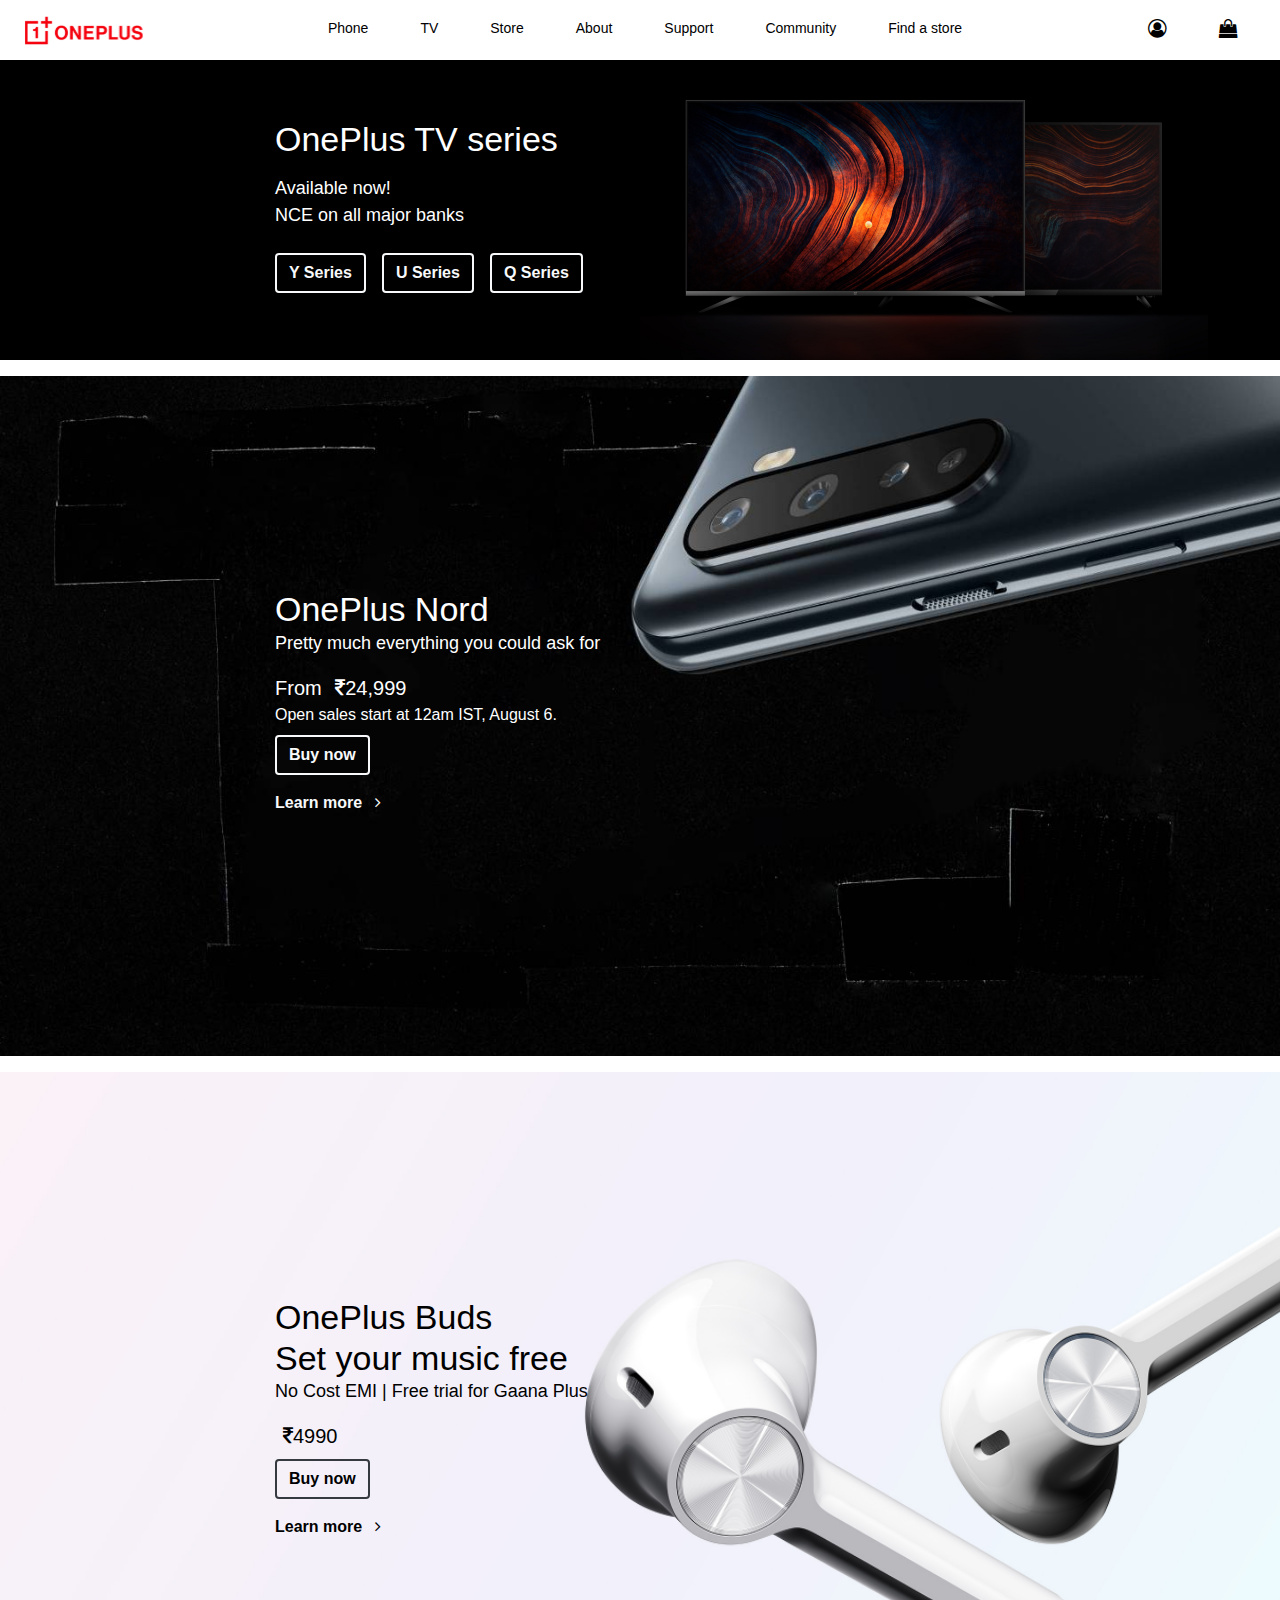
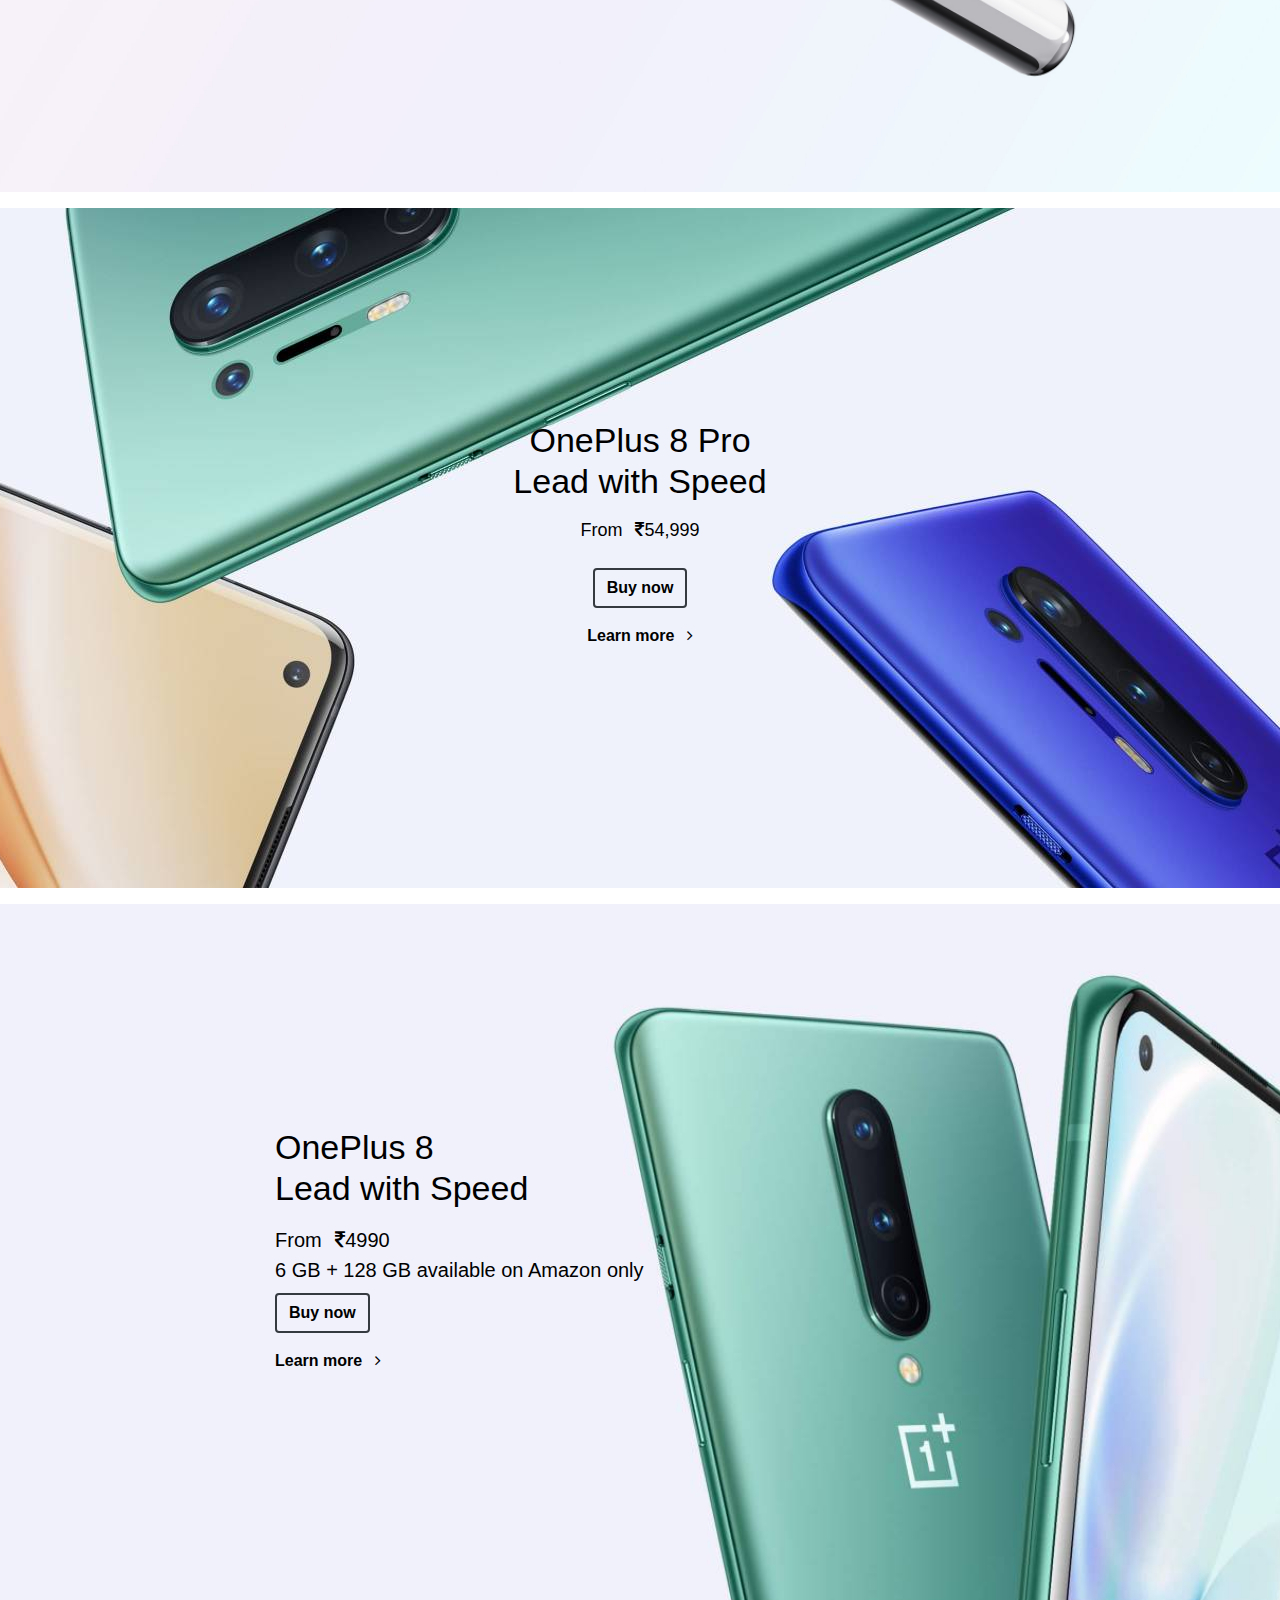
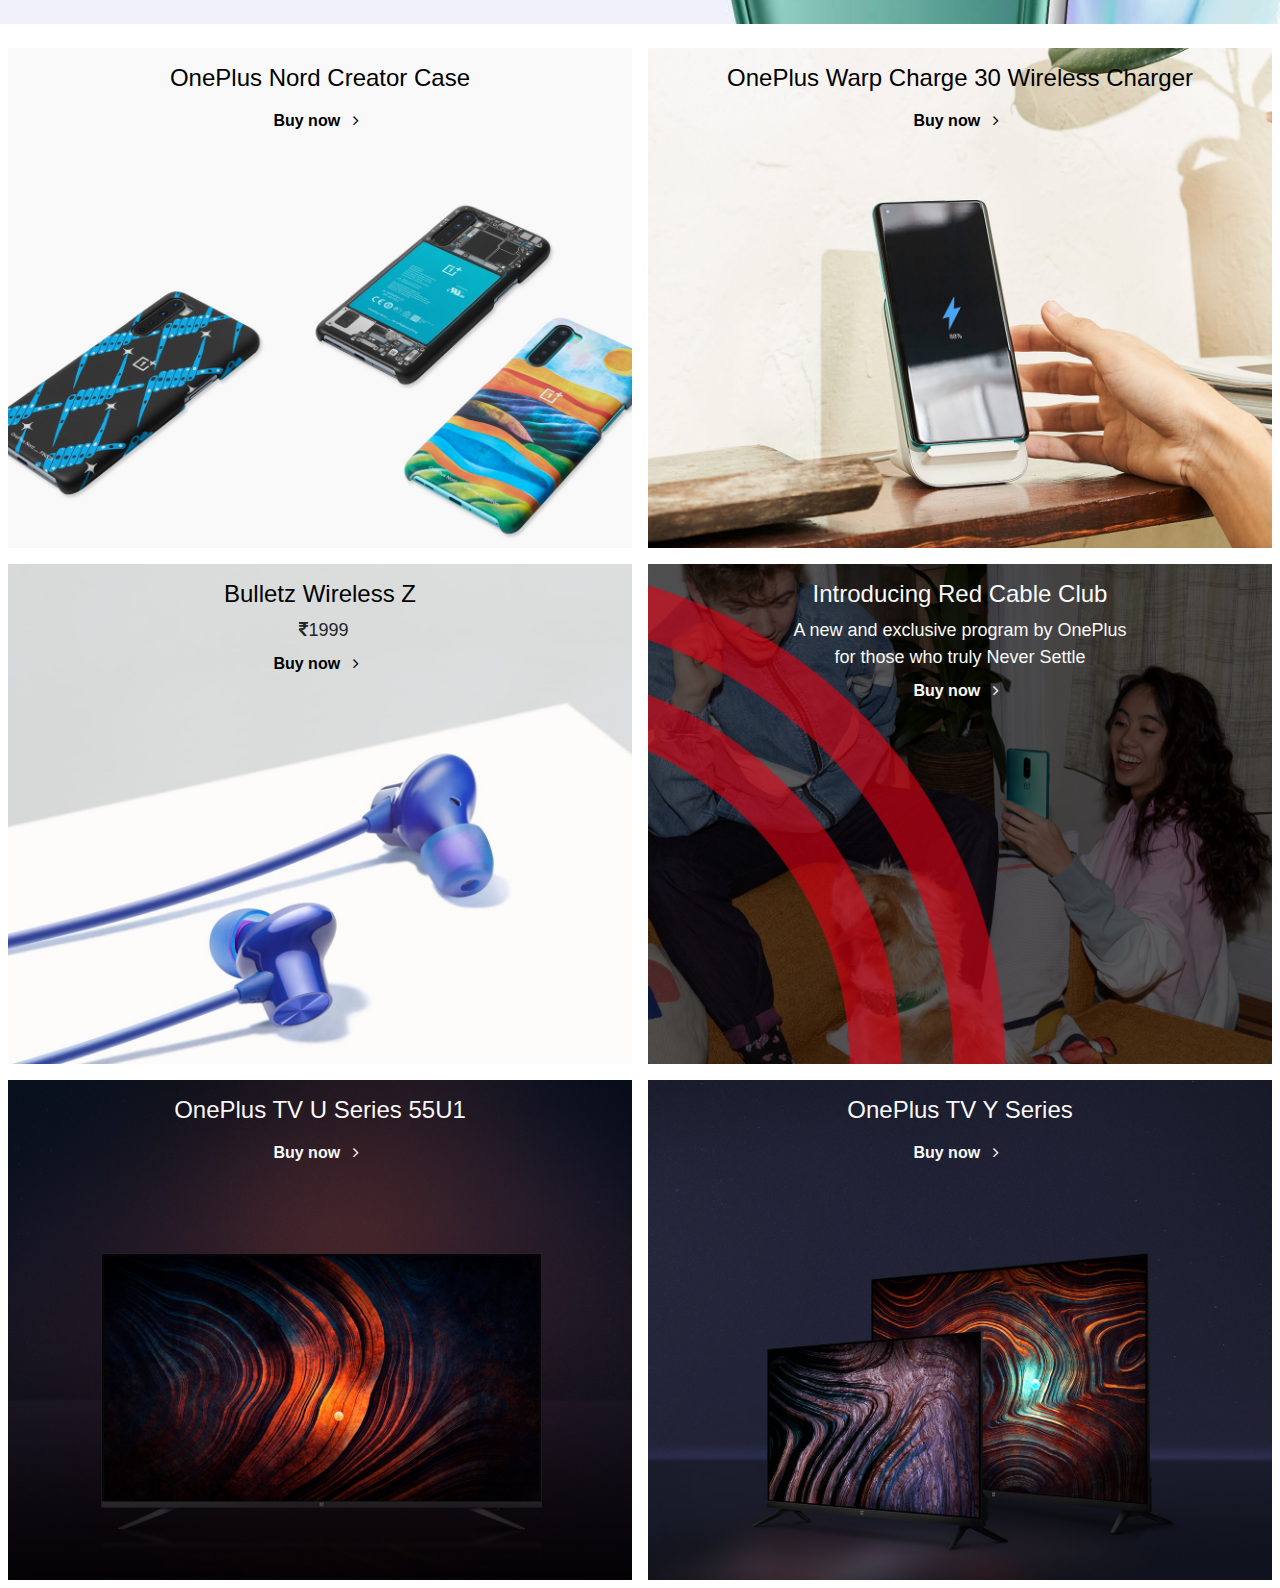
<file: index.html>
<!DOCTYPE html>
<html lang="en">

<head>
  <meta charset="UTF-8">
  <meta name="viewport" content="width=device-width, initial-scale=1.0">
  <title>Never Settle - OnePlus (India)</title>

  <!-- Bootstrap CSS -->
  <link rel="stylesheet" href="https://maxcdn.bootstrapcdn.com/bootstrap/4.0.0/css/bootstrap.min.css"
    integrity="sha384-Gn5384xqQ1aoWXA+058RXPxPg6fy4IWvTNh0E263XmFcJlSAwiGgFAW/dAiS6JXm" crossorigin="anonymous">

  <!-- Font Awesome Icons -->
  <link rel="stylesheet" href="https://cdnjs.cloudflare.com/ajax/libs/font-awesome/4.7.0/css/font-awesome.min.css">

  <!-- Custom CSS -->
  <link rel="stylesheet" href="./css/style.css">
</head>

<body>

  <!-- Navbar -->
  <header>
    <nav class="navbar navbar-expand-lg bg-white py-0">
      <a class="navbar-brand" href="#"><img src="./img/one_plus_logo.svg" alt="OnePlus Logo" width="136px"
          height="31px"></a>
      <button class="navbar-toggler" type="button" data-toggle="collapse" data-target="#navbarNavDropdown"
        aria-controls="navbarNavDropdown" aria-expanded="false" aria-label="Toggle navigation">
        <!-- <span class="navbar-toggler-icon"></span> -->
        <span><i class="fa fa-bars"></i></span>
      </button>
      <div class="collapse navbar-collapse" id="navbarNavDropdown">
        <ul class="navbar-nav mx-auto">
          <li class="nav-item mx-2">
            <a class="nav-link" href="#">Phone</a>
          </li>
          <li class="nav-item mx-2">
            <a class="nav-link" href="#">TV</a>
          </li>
          <li class="nav-item mx-2">
            <a class="nav-link" href="#">Store</a>
          </li>
          <li class="nav-item mx-2">
            <a class="nav-link" href="#">About</a>
          </li>
          <li class="nav-item mx-2">
            <a class="nav-link" href="#">Support</a>
          </li>
          <li class="nav-item mx-2">
            <a class="nav-link" href="#">Community</a>
          </li>
          <li class="nav-item mx-2">
            <a class="nav-link" href="#">Find a store</a>
          </li>
        </ul>

        <ul class="navbar-nav">
          <li class="nav-item mx-1 px-1">
            <a class="nav-link" href="#"><i class="fa fa-user-circle-o fa-lg"></i></a>
          </li>
          <li class="nav-item mx-1 px-1">
            <a class="nav-link" href="#"><i class="fa fa-shopping-bag fa-lg"></i></a>
        </ul>
      </div>
    </nav>
  </header>
  <!--End of Navbar-->


  <!-- <div class="container-fluid px-0"> -->


  <!-- Section 1 -->
  <section class="section-1 d-flex align-items-center justify-content-center mb-3">
    <div class="container">
      <div class="row text-white">
        <div class="col-12 col-xl-10 offset-xl-2">
          <h1 class="mb-3">OnePlus TV series</h1>
          <p class="m-0 font-sub-heading">Available now!</p>
          <p class="m-0 font-sub-heading">NCE on all major banks</p>
          <div
            class="mt-3 d-flex flex-column flex-sm-row justify-content-center justify-content-sm-start align-items-start">
            <a href="#" class="btn btn-outline-light font-weight-bold text-light mr-3 my-2">Y Series</i></a>
            <a href="#" class="btn btn-outline-light font-weight-bold text-light mr-3 my-2">U Series</i></a>
            <a href="#" class="btn btn-outline-light font-weight-bold text-light my-2">Q Series</i></a>
          </div>
        </div>
      </div>
    </div>
  </section>
  <!-- End of Section 1 -->


  <!-- Section 2 -->
  <section class="section-2 my-3 d-flex align-items-center justify-content-center">
    <div class="container">
      <div class="row text-white">
        <div
          class="col-12 col-xl-10 offset-xl-2 d-flex flex-column justify-content-center align-items-center align-items-sm-start">
          <h1 class="mb-0">OnePlus Nord</h1>
          <p class="mb-3 font-sub-heading">Pretty much everything you could ask for</p>
          <p class="m-0 font-title">From <i class="fa fa-rupee ml-2"></i>24,999</p>
          <p class="m-0">Open sales start at 12am IST, August 6.</p>
          <a href="#" class="btn btn-outline-light font-weight-bold text-light my-2">Buy now</i></a>
          <a href="#" class="nav-link nav-link-light font-weight-bold px-0">Learn more <i
              class="fa fa-angle-right ml-2"></i></a>
        </div>
      </div>
    </div>
  </section>
  <!-- End of Section 2 -->


  <!-- Section 3 -->
  <section class="section-3 my-3 d-flex align-items-center justify-content-center">
    <div class="container">
      <div class="row text-black">
        <div
          class="col-12 col-xl-10 offset-xl-2 d-flex flex-column justify-content-center align-items-center align-items-sm-start">
          <h1 class="mb-0">OnePlus Buds</h1>
          <h1 class="mb-0">Set your music free</h1>
          <p class="mb-3 font-sub-heading">No Cost EMI | Free trial for Gaana Plus</p>
          <p class="m-0 font-title"><i class="fa fa-rupee ml-2"></i>4990</p>
          <a href="#" class="btn btn-outline-dark font-weight-bold my-2">Buy now</i></a>
          <a href="#" class="nav-link nav-link-dark font-weight-bold px-0">Learn more <i
              class="fa fa-angle-right ml-2"></i></a>
        </div>
      </div>
    </div>
  </section>
  <!-- End of Section 3 -->


  <!-- Section 4 -->
  <section class="section-4 my-3 d-flex align-items-center justify-content-center">
    <div class="container">
      <div class="row text-black">
        <div class="col-12 d-flex flex-column justify-content-center align-items-center">
          <h1 class="mb-0">OnePlus 8 Pro</h1>
          <h1 class="mb-0">Lead with Speed</h1>
          <p class="my-3 font-sub-heading">From <i class="fa fa-rupee ml-2"></i>54,999</p>
          <a href="#" class="btn btn-outline-dark font-weight-bold my-2">Buy now</i></a>
          <a href="#" class="nav-link nav-link-dark font-weight-bold px-0">Learn more <i
              class="fa fa-angle-right ml-2"></i></a>
        </div>
      </div>
    </div>
  </section>
  <!-- End of Section 4 -->


  <!-- Section 5 -->
  <section class="section-5 my-3 d-flex align-items-center justify-content-center">
    <div class="container">
      <div class="row text-black">
        <div
          class="col-12 col-xl-10 offset-xl-2 d-flex flex-column justify-content-center align-items-center align-items-sm-start">
          <h1 class="mb-0">OnePlus 8</h1>
          <h1 class="mb-3">Lead with Speed</h1>
          <p class="m-0 font-title">From <i class="fa fa-rupee ml-2"></i>4990</p>
          <p class="m-0 font-title">6 GB + 128 GB available on Amazon only</p>
          <a href="#" class="btn btn-outline-dark font-weight-bold my-2">Buy now</i></a>
          <a href="#" class="nav-link nav-link-dark font-weight-bold px-0">Learn more <i
              class="fa fa-angle-right ml-2"></i></a>
        </div>
      </div>
    </div>
  </section>
  <!-- End of Section 5 -->



  <!-- Gallery -->
  <section class="gallery">
    <div class="container-fluid">
      <div class="row">
        <div class="py-2 px-0 p-md-2 col-md-6">
          <div class="position-relative gallery-img">
            <img src="./img/gal-img-1.jpg" alt="Gallery Image" class="img-fluid">
            <div class="position-absolute d-flex flex-column justify-content-start align-items-center gallery-overlay">
              <h4 class="mt-3 text-center text-black">OnePlus Nord Creator Case</h4>
              <a href="#" class="nav-link nav-link-dark font-weight-bold text-black">Buy now <i
                  class="fa fa-angle-right mx-2"></i></a>
            </div>
          </div>
        </div>

        <div class="py-2 px-0 p-md-2 col-md-6">
          <div class="position-relative gallery-img">
            <img src="./img/gal-img-2.jpg" alt="Gallery Image" class="img-fluid">
            <div class="position-absolute d-flex flex-column justify-content-start align-items-center gallery-overlay">
              <h4 class="mt-3 text-center text-black">OnePlus Warp Charge 30 Wireless Charger</h4>
              <a href="#" class="nav-link nav-link-dark font-weight-bold text-black">Buy now <i
                  class="fa fa-angle-right mx-2"></i></a>
            </div>
          </div>
        </div>

      </div>

      <div class="row">
        <div class="py-2 px-0 p-md-2 col-md-6">
          <div class="position-relative gallery-img">
            <img src="./img/gal-img-3.jpg" alt="Gallery Image" class="img-fluid">
            <div class="position-absolute d-flex flex-column justify-content-start align-items-center gallery-overlay">
              <h4 class="mt-3 text-center text-black">Bulletz Wireless Z</h4>
              <p class="mb-0 font-sub-heading"><i class="fa fa-rupee ml-2"></i>1999</p>
              <a href="#" class="nav-link nav-link-dark font-weight-bold text-black">Buy now <i
                  class="fa fa-angle-right mx-2"></i></a>
            </div>
          </div>
        </div>

        <div class="py-2 px-0 p-md-2 col-md-6">
          <div class="position-relative gallery-img">
            <img src="./img/gal-img-4.jpg" alt="Gallery Image" class="img-fluid">
            <div class="position-absolute d-flex flex-column justify-content-start align-items-center gallery-overlay">
              <h4 class="mt-3 text-center text-light">Introducing Red Cable Club</h4>
              <p class="mb-0 font-sub-heading text-light">A new and exclusive program by OnePlus</p>
              <p class="mb-0 font-sub-heading text-light">for those who truly Never Settle</p>
              <a href="#" class="nav-link nav-link-light font-weight-bold text-light">Buy now <i
                  class="fa fa-angle-right mx-2"></i></a>
            </div>
          </div>
        </div>

      </div>

      <div class="row">
        <div class="py-2 px-0 p-md-2 col-md-6">
          <div class="position-relative gallery-img">
            <img src="./img/gal-img-5.jpg" alt="Gallery Image" class="img-fluid">
            <div class="position-absolute d-flex flex-column justify-content-start align-items-center gallery-overlay">
              <h4 class="mt-3 text-center text-light">OnePlus TV U Series 55U1</h4>
              <a href="#" class="nav-link nav-link-light font-weight-bold text-light">Buy now <i
                  class="fa fa-angle-right mx-2"></i></a>
            </div>
          </div>
        </div>

        <div class="py-2 px-0 p-md-2 col-md-6">
          <div class="position-relative gallery-img">
            <img src="./img/gal-img-6.jpg" alt="Gallery Image" class="img-fluid">
            <div class="position-absolute d-flex flex-column justify-content-start align-items-center gallery-overlay">
              <h4 class="mt-3 text-center text-light">OnePlus TV Y Series</h4>
              <a href="#" class="nav-link nav-link-light font-weight-bold text-light">Buy now <i
                  class="fa fa-angle-right mx-2"></i></a>
            </div>
          </div>
        </div>

      </div>
  </section>
  <!-- End of Gallery -->






  <!-- </div> -->

  <!-- Bootstrap JS, Jquery, Popper -->
  <script src="https://code.jquery.com/jquery-3.2.1.slim.min.js"
    integrity="sha384-KJ3o2DKtIkvYIK3UENzmM7KCkRr/rE9/Qpg6aAZGJwFDMVNA/GpGFF93hXpG5KkN"
    crossorigin="anonymous"></script>
  <script src="https://cdnjs.cloudflare.com/ajax/libs/popper.js/1.12.9/umd/popper.min.js"
    integrity="sha384-ApNbgh9B+Y1QKtv3Rn7W3mgPxhU9K/ScQsAP7hUibX39j7fakFPskvXusvfa0b4Q"
    crossorigin="anonymous"></script>
  <script src="https://maxcdn.bootstrapcdn.com/bootstrap/4.0.0/js/bootstrap.min.js"
    integrity="sha384-JZR6Spejh4U02d8jOt6vLEHfe/JQGiRRSQQxSfFWpi1MquVdAyjUar5+76PVCmYl"
    crossorigin="anonymous"></script>

</body>

</html>
</file>
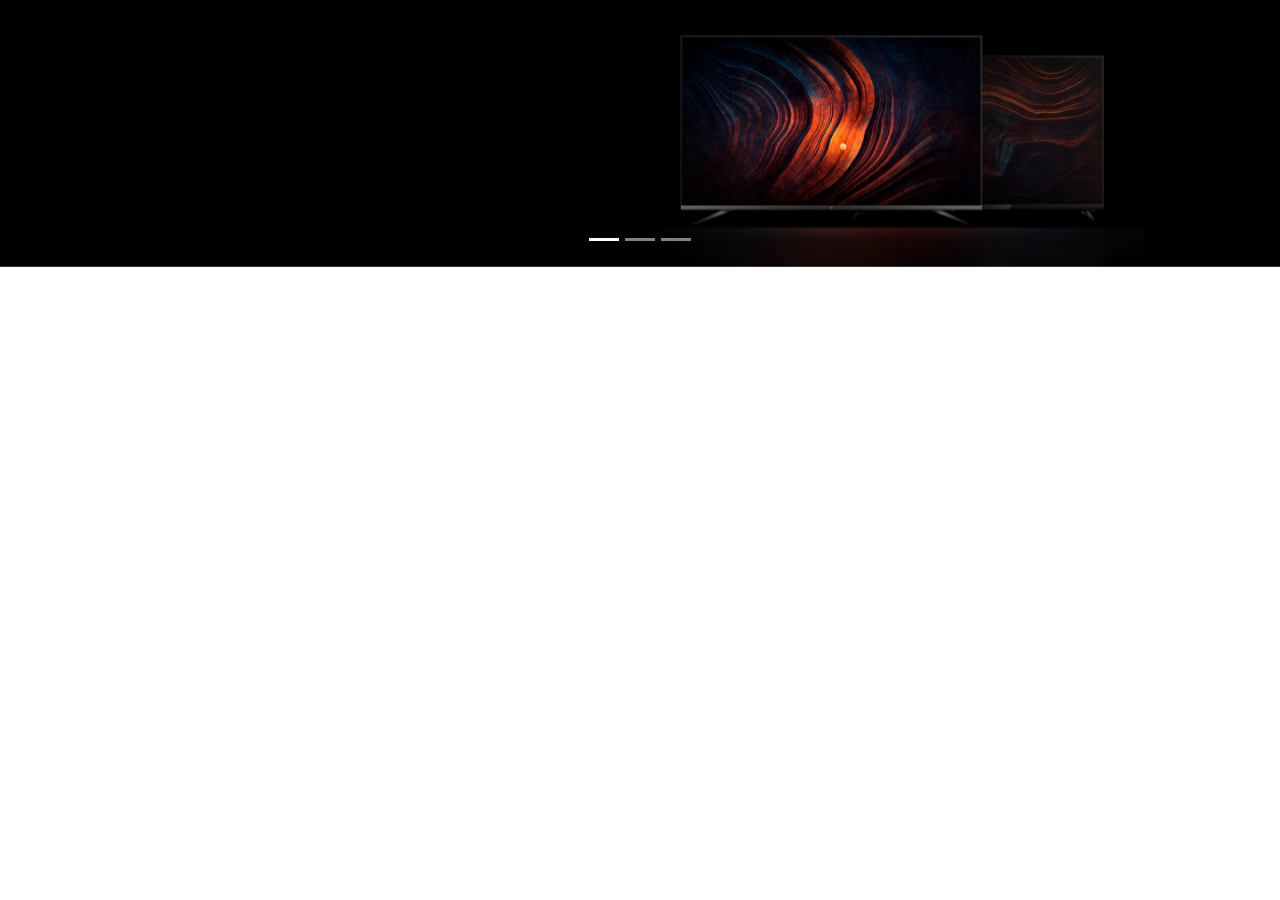
<file: car.html>
<!doctype html>
<html lang="en">
  <head>
    <!-- Required meta tags -->
    <meta charset="utf-8">
    <meta name="viewport" content="width=device-width, initial-scale=1, shrink-to-fit=no">

    <!-- Bootstrap CSS -->
    <link rel="stylesheet" href="https://stackpath.bootstrapcdn.com/bootstrap/4.5.2/css/bootstrap.min.css" integrity="sha384-JcKb8q3iqJ61gNV9KGb8thSsNjpSL0n8PARn9HuZOnIxN0hoP+VmmDGMN5t9UJ0Z" crossorigin="anonymous">

    <title>Hello, world!</title>
  </head>
  <body>
    
    <div id="carouselExampleIndicators" class="carousel slide" data-ride="carousel" data-interval="false">
        <ol class="carousel-indicators">
          <li data-target="#carouselExampleIndicators" data-slide-to="0" class="active"></li>
          <li data-target="#carouselExampleIndicators" data-slide-to="1"></li>
          <li data-target="#carouselExampleIndicators" data-slide-to="2"></li>
        </ol>
        <div class="carousel-inner">
          <div class="carousel-item active">
            <img src="./img/section-1.jpg" class="d-block w-100" alt="...">
          </div>
          <div class="carousel-item">
            <img src="./img/section-2.jpg" class="d-block w-100" alt="...">
          </div>
          <div class="carousel-item">
            <img src="./img/section-3.png" class="d-block w-100" alt="...">
          </div>
        </div>
      </div>






    <!-- Optional JavaScript -->
    <!-- jQuery first, then Popper.js, then Bootstrap JS -->
    <script src="https://code.jquery.com/jquery-3.5.1.slim.min.js" integrity="sha384-DfXdz2htPH0lsSSs5nCTpuj/zy4C+OGpamoFVy38MVBnE+IbbVYUew+OrCXaRkfj" crossorigin="anonymous"></script>
    <script src="https://cdn.jsdelivr.net/npm/popper.js@1.16.1/dist/umd/popper.min.js" integrity="sha384-9/reFTGAW83EW2RDu2S0VKaIzap3H66lZH81PoYlFhbGU+6BZp6G7niu735Sk7lN" crossorigin="anonymous"></script>
    <script src="https://stackpath.bootstrapcdn.com/bootstrap/4.5.2/js/bootstrap.min.js" integrity="sha384-B4gt1jrGC7Jh4AgTPSdUtOBvfO8shuf57BaghqFfPlYxofvL8/KUEfYiJOMMV+rV" crossorigin="anonymous"></script>
  </body>
</html>
</file>
<file: css/style.css>
@font-face{
    font-family: "Roman-55";
    src: url(./fonts/HLR.ttf);
}

:root{
    --color-black: #000;
}

body{
    font-family: "Roman-55", Helvetica, sans-serif;
}

h1{
    font-size: 2.125rem;
}
@media (max-width: 768px){
    h1{
        font-size: 1.75rem;
    }
}


/* Utilities */
.text-black{
    color: var(--color-black);
}

.font-sub-heading{
    font-size: 1.125rem;
    font-weight: 500;
}

.font-title{
    font-size: 1.25rem;
    font-weight: 500;
}

/* Button */
.btn-outline-dark{
    color: var(--color-black) !important;
    border-width: 2px;
    transition: all .6s;
}

.btn-outline-dark:hover{
    background: transparent;
    border-width: 3px;
}

.btn-outline-light{
    border-width: 2px;
    transition: all .6s;
}

.btn-outline-light:hover{
    background: rgb(65, 65, 65);
    border-width: 3px;
}

.b-red{
    border: 2px solid red;
}

.b-green{
    border: 2px solid green;
}



.nav-link{
    display: inline-block;
    height: 60px;
    font-weight: 400;
    color: var(--color-black);
    transition: all .6s ease;
}

.nav-link-light{
    color: #f8f9fa !important;
    transition: all .6s;
}

.nav-link-light i{
    color: #f8f9fa !important;
    transition: all .6s;
}

.nav-link-light:hover{
    text-decoration: underline;
}

.nav-link-light:hover i{
    margin-left: 20px !important;
}

.nav-link-dark{
    color: var(--color-black) !important;
    border-color: var(--color-black) !important;
    transition: all .6s;
}

.nav-link-dark i{
    color: var(--color-black) !important;
    transition: all .6s;
}

.nav-link-dark:hover{
    text-decoration: underline;
}

.nav-link-dark:hover i{
    margin-left: 20px !important;
}


header .nav-link{
    padding: 1.125rem !important;
    font-size: .875rem;
}

.nav-item:hover a{
    color: var(--color-black);
    border-bottom: 2px solid red;
    transition: all .6s ease;
}



/* Section 1 */
.section-1{
    height: 300px;
    background-image: url(../img/section-1.jpg);
    background-position: center;
    background-repeat: no-repeat;
    background-size: cover;
}



/* Section 2 */
.section-2{
    height: 680px;
    background-image: url(../img/section-2.jpg);
    background-position: center;
    background-repeat: no-repeat;
    background-size: cover;
}



/* Section 3 */
.section-3{
    height: 720px;
    background-image: url(../img/section-3.png);
    background-position: center;
    background-repeat: no-repeat;
    background-size: cover;
}



/* Section 4 */
.section-4{
    height: 680px;
    background-image: url(../img/section-4.jpg);
    background-position: center;
    background-repeat: no-repeat;
    background-size: cover;
}



/* Section 5 */
.section-5{
    height: 720px;
    background-image: url(../img/section-5.jpg);
    background-position: center;
    background-repeat: no-repeat;
    background-size: cover;
}


/* Gallery Section */
.gallery-img{
    width: 100%;
    height: 500px;
    overflow: hidden;
}

.gallery-img img{
    width: 100%;
    height: 100%;
    object-fit: cover;
}

.gallery-overlay{
    top: 0;
    left: 0;
    width: 100%;
    height: 100%;
    transition: all 0.6s ease;
}

.gallery-img:hover img{
    transform: scale(1.1);
    transition: all 0.6s ease;
}

.gallery-img:hover .gallery-overlay{
    background-color: rgba(0, 0, 0, 0.3); 
}
</file>
